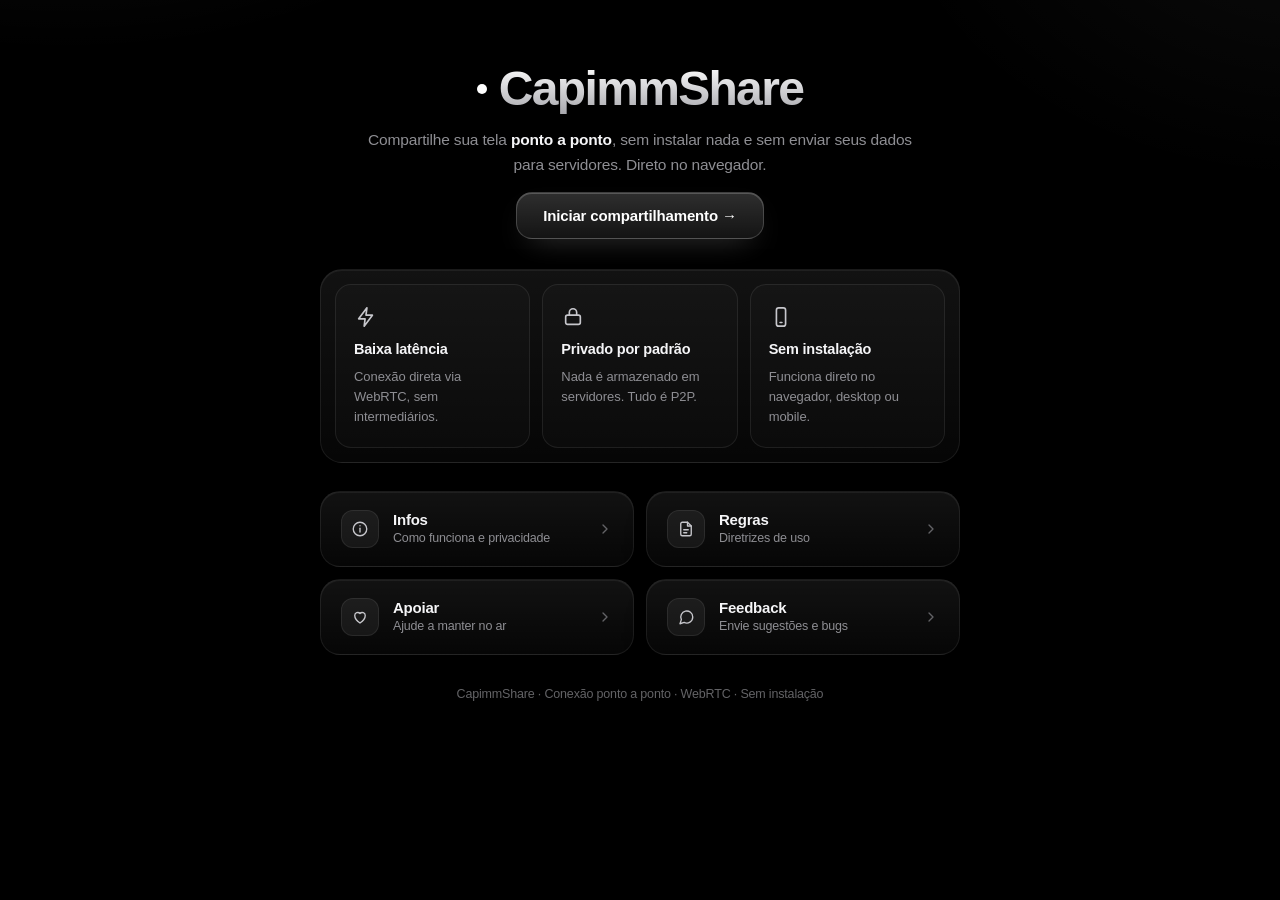
<file: index.html>
<!DOCTYPE html>
<html lang="pt-BR">
<head>
<meta charset="UTF-8">
<meta name="viewport" content="width=device-width, initial-scale=1.0, viewport-fit=cover">
<title>CapimmShare — Compartilhamento P2P</title>
<style>
  *,*::before,*::after{box-sizing:border-box;margin:0;padding:0}
  :root{
    --white:#fff;--text:#f5f5f7;--muted:#8e8e93;--dim:#636366;
    --stroke:rgba(255,255,255,0.08);--stroke-strong:rgba(255,255,255,0.16);
    --ease-out:cubic-bezier(0.16,1,0.3,1);
    --ease-spring:cubic-bezier(0.34,1.56,0.64,1);
    --ease-apple:cubic-bezier(0.32,0.72,0,1);
    --ease-smooth:cubic-bezier(0.4,0,0.2,1);
  }
  html,body{height:100%}
  body{
    font-family:-apple-system,BlinkMacSystemFont,'SF Pro Display','Inter','Segoe UI',Roboto,sans-serif;
    color:var(--text);background:#000;min-height:100dvh;
    -webkit-font-smoothing:antialiased;-moz-osx-font-smoothing:grayscale;
    letter-spacing:-0.011em;overflow-x:hidden;position:relative;
  }
  body::before{
    content:'';position:fixed;inset:-20%;pointer-events:none;z-index:0;
    background:
      radial-gradient(900px 620px at 18% -12%, rgba(255,255,255,0.09), transparent 62%),
      radial-gradient(760px 540px at 88% 4%, rgba(255,255,255,0.05), transparent 58%),
      radial-gradient(900px 700px at 50% 118%, rgba(255,255,255,0.035), transparent 60%);
    animation:ambient 24s var(--ease-smooth) infinite alternate;
  }
  @keyframes ambient{
    0%{transform:translate3d(0,0,0) scale(1);opacity:1}
    100%{transform:translate3d(0,-2.5%,0) scale(1.05);opacity:.85}
  }
  .page{
    position:relative;z-index:1;min-height:100dvh;
    display:flex;flex-direction:column;align-items:center;
    padding:64px 20px 48px;gap:22px;
    max-width:680px;margin:0 auto;width:100%;
  }
  .page > *{animation:rise .9s var(--ease-out) both}
  .page > *:nth-child(1){animation-delay:.05s}
  .page > *:nth-child(2){animation-delay:.15s}
  .page > *:nth-child(3){animation-delay:.25s}
  .page > *:nth-child(4){animation-delay:.35s}
  .page > *:nth-child(5){animation-delay:.45s}
  @keyframes rise{from{opacity:0;transform:translateY(16px)}to{opacity:1;transform:translateY(0)}}

  .hero{text-align:center;display:flex;flex-direction:column;gap:14px;max-width:560px;margin:0 auto 8px}
  .hero h1{
    font-size:clamp(30px,6vw,48px);font-weight:700;letter-spacing:-0.035em;line-height:1.05;
    display:flex;align-items:center;justify-content:center;gap:12px;
    background:linear-gradient(180deg,#fff 0%,#a8a8ad 100%);
    -webkit-background-clip:text;background-clip:text;-webkit-text-fill-color:transparent;color:transparent;
  }
  .hero h1 .dot{width:10px;height:10px;border-radius:50%;background:var(--white);flex:none;
    animation:glowPulse 2.6s var(--ease-smooth) infinite}
  @keyframes glowPulse{
    0%{box-shadow:0 0 0 0 rgba(255,255,255,0.35)}
    70%{box-shadow:0 0 0 14px rgba(255,255,255,0)}
    100%{box-shadow:0 0 0 0 rgba(255,255,255,0)}
  }
  .hero p{color:var(--muted);font-size:15.5px;line-height:1.6}
  .hero p strong{color:var(--text);font-weight:600}

  .cta-btn{
    display:inline-flex;align-items:center;justify-content:center;gap:8px;
    padding:14px 26px;border-radius:16px;border:1px solid rgba(255,255,255,0.18);
    background:linear-gradient(180deg, rgba(255,255,255,0.18) 0%, rgba(255,255,255,0.08) 100%);
    color:var(--white);font-size:15px;font-weight:600;text-decoration:none;
    letter-spacing:-0.01em;align-self:center;
    box-shadow:
      0 1px 0 0 rgba(255,255,255,0.2) inset,
      0 12px 30px -14px rgba(255,255,255,0.25);
    transition:transform .35s var(--ease-spring), box-shadow .3s var(--ease-out);
  }
  .cta-btn:hover{transform:translateY(-2px);box-shadow:0 1px 0 0 rgba(255,255,255,0.25) inset, 0 16px 36px -14px rgba(255,255,255,0.35)}
  .cta-btn:active{transform:scale(0.97)}

  /* ---------- Glass card base ---------- */
  .glass-card{
    width:100%;
    background:linear-gradient(180deg, rgba(255,255,255,0.07) 0%, rgba(255,255,255,0.025) 100%);
    border:1px solid var(--stroke);border-radius:22px;
    backdrop-filter:blur(40px) saturate(140%);
    -webkit-backdrop-filter:blur(40px) saturate(140%);
    box-shadow:
      0 1px 0 0 rgba(255,255,255,0.06) inset,
      0 30px 70px -34px rgba(0,0,0,0.95),
      0 10px 30px -18px rgba(0,0,0,0.8);
  }

  /* ---------- Features (Baixa latência / Privado / Sem instalação) ---------- */
  .features-card{
    padding:14px;
    display:grid;
    grid-template-columns:repeat(3, 1fr);
    gap:12px;
  }
  @media (max-width:640px){
    .features-card{
      grid-template-columns:1fr;
    }
  }

  .feature{
    padding:20px 18px;
    border-radius:16px;
    background:rgba(255,255,255,0.02);
    border:1px solid var(--stroke);
    display:flex;flex-direction:column;gap:10px;
    transition:
      background .35s var(--ease-out),
      border-color .35s var(--ease-out),
      transform .5s var(--ease-apple);
  }
  .feature:hover{
    background:rgba(255,255,255,0.05);
    border-color:var(--stroke-strong);
    transform:translateY(-2px);
  }

  .feature-icon{
    width:24px;height:24px;
    color:#c7c7cc;
    display:flex;align-items:center;justify-content:center;
    transition:color .3s var(--ease-out), transform .5s var(--ease-spring);
  }
  .feature:hover .feature-icon{
    color:#fff;
    transform:scale(1.08);
  }
  .feature-icon svg{width:22px;height:22px;display:block}

  .feature h3{
    font-size:14.5px;font-weight:600;
    letter-spacing:-0.015em;color:var(--text);
    margin-top:2px;
  }
  .feature p{
    font-size:13px;line-height:1.55;
    color:var(--muted);letter-spacing:-0.005em;
  }

  /* ---------- 4 cards-botão ---------- */
  .links-grid{
    width:100%;
    display:grid;
    grid-template-columns:repeat(2, 1fr);
    gap:12px;
    margin-top:6px;
  }
  @media (max-width:480px){
    .links-grid{ grid-template-columns:1fr; }
  }

  .link-card{
    position:relative;
    display:flex;
    align-items:center;
    gap:14px;
    padding:18px 20px;
    border-radius:20px;
    text-decoration:none;
    color:var(--text);

    background:linear-gradient(180deg, rgba(255,255,255,0.07) 0%, rgba(255,255,255,0.025) 100%);
    border:1px solid var(--stroke);
    backdrop-filter:blur(40px) saturate(140%);
    -webkit-backdrop-filter:blur(40px) saturate(140%);
    box-shadow:
      0 1px 0 0 rgba(255,255,255,0.06) inset,
      0 20px 50px -30px rgba(0,0,0,0.95);

    transition:
      transform .5s var(--ease-apple),
      background .35s var(--ease-out),
      border-color .35s var(--ease-out),
      box-shadow .45s var(--ease-out);
  }
  .link-card:hover{
    transform:translateY(-3px);
    background:linear-gradient(180deg, rgba(255,255,255,0.12) 0%, rgba(255,255,255,0.05) 100%);
    border-color:var(--stroke-strong);
    box-shadow:
      0 1px 0 0 rgba(255,255,255,0.1) inset,
      0 24px 60px -30px rgba(0,0,0,0.95),
      0 0 0 1px rgba(255,255,255,0.05);
  }
  .link-card:active{ transform:scale(0.985); }

  .link-card__icon{
    flex:none;
    width:38px;height:38px;
    border-radius:12px;
    background:rgba(255,255,255,0.06);
    border:1px solid var(--stroke);
    display:flex;align-items:center;justify-content:center;
    color:#c7c7cc;
    transition:background .35s var(--ease-out), color .35s var(--ease-out), transform .5s var(--ease-spring);
  }
  .link-card:hover .link-card__icon{
    background:rgba(255,255,255,0.14);
    color:#fff;
    transform:rotate(-6deg) scale(1.06);
  }
  .link-card__icon svg{ width:18px; height:18px; display:block; }

  .link-card__body{ display:flex; flex-direction:column; gap:2px; min-width:0; }
  .link-card__title{ font-size:15px; font-weight:600; letter-spacing:-0.015em; }
  .link-card__desc{ font-size:12.5px; color:var(--muted); line-height:1.4; }

  .link-card__arrow{
    margin-left:auto;
    color:var(--dim);
    transition:transform .45s var(--ease-apple), color .3s var(--ease-out);
  }
  .link-card:hover .link-card__arrow{
    transform:translateX(3px);
    color:#fff;
  }
  .link-card__arrow svg{ width:16px; height:16px; display:block; }

  .footer-note{font-size:12.5px;color:var(--dim);text-align:center;line-height:1.5;margin-top:8px}
</style>
</head>
<body>
  <main class="page">
    <header class="hero">
      <h1><span class="dot"></span>CapimmShare</h1>
      <p>Compartilhe sua tela <strong>ponto a ponto</strong>, sem instalar nada e sem enviar seus dados para servidores. Direto no navegador.</p>
      <a href="#" class="cta-btn">Iniciar compartilhamento →</a>
    </header>

    <!-- FEATURES -->
    <section class="glass-card features-card">
      <div class="feature">
        <div class="feature-icon">
          <svg viewBox="0 0 24 24" fill="none" stroke="currentColor" stroke-width="1.8" stroke-linecap="round" stroke-linejoin="round"><path d="M13 2 4 14h7l-1 8 9-12h-7z"/></svg>
        </div>
        <h3>Baixa latência</h3>
        <p>Conexão direta via WebRTC, sem intermediários.</p>
      </div>

      <div class="feature">
        <div class="feature-icon">
          <svg viewBox="0 0 24 24" fill="none" stroke="currentColor" stroke-width="1.8" stroke-linecap="round" stroke-linejoin="round"><rect x="4" y="10" width="16" height="10" rx="2"/><path d="M8 10V7a4 4 0 1 1 8 0v3"/></svg>
        </div>
        <h3>Privado por padrão</h3>
        <p>Nada é armazenado em servidores. Tudo é P2P.</p>
      </div>

      <div class="feature">
        <div class="feature-icon">
          <svg viewBox="0 0 24 24" fill="none" stroke="currentColor" stroke-width="1.8" stroke-linecap="round" stroke-linejoin="round"><rect x="7" y="2" width="10" height="20" rx="2.5"/><path d="M11 18h2"/></svg>
        </div>
        <h3>Sem instalação</h3>
        <p>Funciona direto no navegador, desktop ou mobile.</p>
      </div>
    </section>

    <!-- 4 CARDS-BOTÃO -->
    <nav class="links-grid" aria-label="Atalhos">
      <a class="link-card" href="infos.html">
        <span class="link-card__icon">
          <svg viewBox="0 0 24 24" fill="none" stroke="currentColor" stroke-width="1.8" stroke-linecap="round" stroke-linejoin="round"><circle cx="12" cy="12" r="9"/><path d="M12 11v5"/><circle cx="12" cy="7.6" r="0.9" fill="currentColor" stroke="none"/></svg>
        </span>
        <span class="link-card__body">
          <span class="link-card__title">Infos</span>
          <span class="link-card__desc">Como funciona e privacidade</span>
        </span>
        <span class="link-card__arrow">
          <svg viewBox="0 0 24 24" fill="none" stroke="currentColor" stroke-width="2" stroke-linecap="round" stroke-linejoin="round"><path d="M9 6l6 6-6 6"/></svg>
        </span>
      </a>

      <a class="link-card" href="regras.html">
        <span class="link-card__icon">
          <svg viewBox="0 0 24 24" fill="none" stroke="currentColor" stroke-width="1.8" stroke-linecap="round" stroke-linejoin="round"><path d="M14 3H7a2 2 0 0 0-2 2v14a2 2 0 0 0 2 2h10a2 2 0 0 0 2-2V8z"/><path d="M14 3v5h5"/><path d="M9 13h6M9 17h4"/></svg>
        </span>
        <span class="link-card__body">
          <span class="link-card__title">Regras</span>
          <span class="link-card__desc">Diretrizes de uso</span>
        </span>
        <span class="link-card__arrow">
          <svg viewBox="0 0 24 24" fill="none" stroke="currentColor" stroke-width="2" stroke-linecap="round" stroke-linejoin="round"><path d="M9 6l6 6-6 6"/></svg>
        </span>
      </a>

      <a class="link-card" href="apoiar.html">
        <span class="link-card__icon">
          <svg viewBox="0 0 24 24" fill="none" stroke="currentColor" stroke-width="1.8" stroke-linecap="round" stroke-linejoin="round"><path d="M12 20s-7-4.5-7-10a4 4 0 0 1 7-2.6A4 4 0 0 1 19 10c0 5.5-7 10-7 10z"/></svg>
        </span>
        <span class="link-card__body">
          <span class="link-card__title">Apoiar</span>
          <span class="link-card__desc">Ajude a manter no ar</span>
        </span>
        <span class="link-card__arrow">
          <svg viewBox="0 0 24 24" fill="none" stroke="currentColor" stroke-width="2" stroke-linecap="round" stroke-linejoin="round"><path d="M9 6l6 6-6 6"/></svg>
        </span>
      </a>

      <a class="link-card" href="feedback.html">
        <span class="link-card__icon">
          <svg viewBox="0 0 24 24" fill="none" stroke="currentColor" stroke-width="1.8" stroke-linecap="round" stroke-linejoin="round"><path d="M21 12a8 8 0 0 1-11.5 7.2L4 21l1.8-5.5A8 8 0 1 1 21 12z"/></svg>
        </span>
        <span class="link-card__body">
          <span class="link-card__title">Feedback</span>
          <span class="link-card__desc">Envie sugestões e bugs</span>
        </span>
        <span class="link-card__arrow">
          <svg viewBox="0 0 24 24" fill="none" stroke="currentColor" stroke-width="2" stroke-linecap="round" stroke-linejoin="round"><path d="M9 6l6 6-6 6"/></svg>
        </span>
      </a>
    </nav>

    <p class="footer-note">CapimmShare · Conexão ponto a ponto · WebRTC · Sem instalação</p>
  </main>
</body>
</html>
</file>
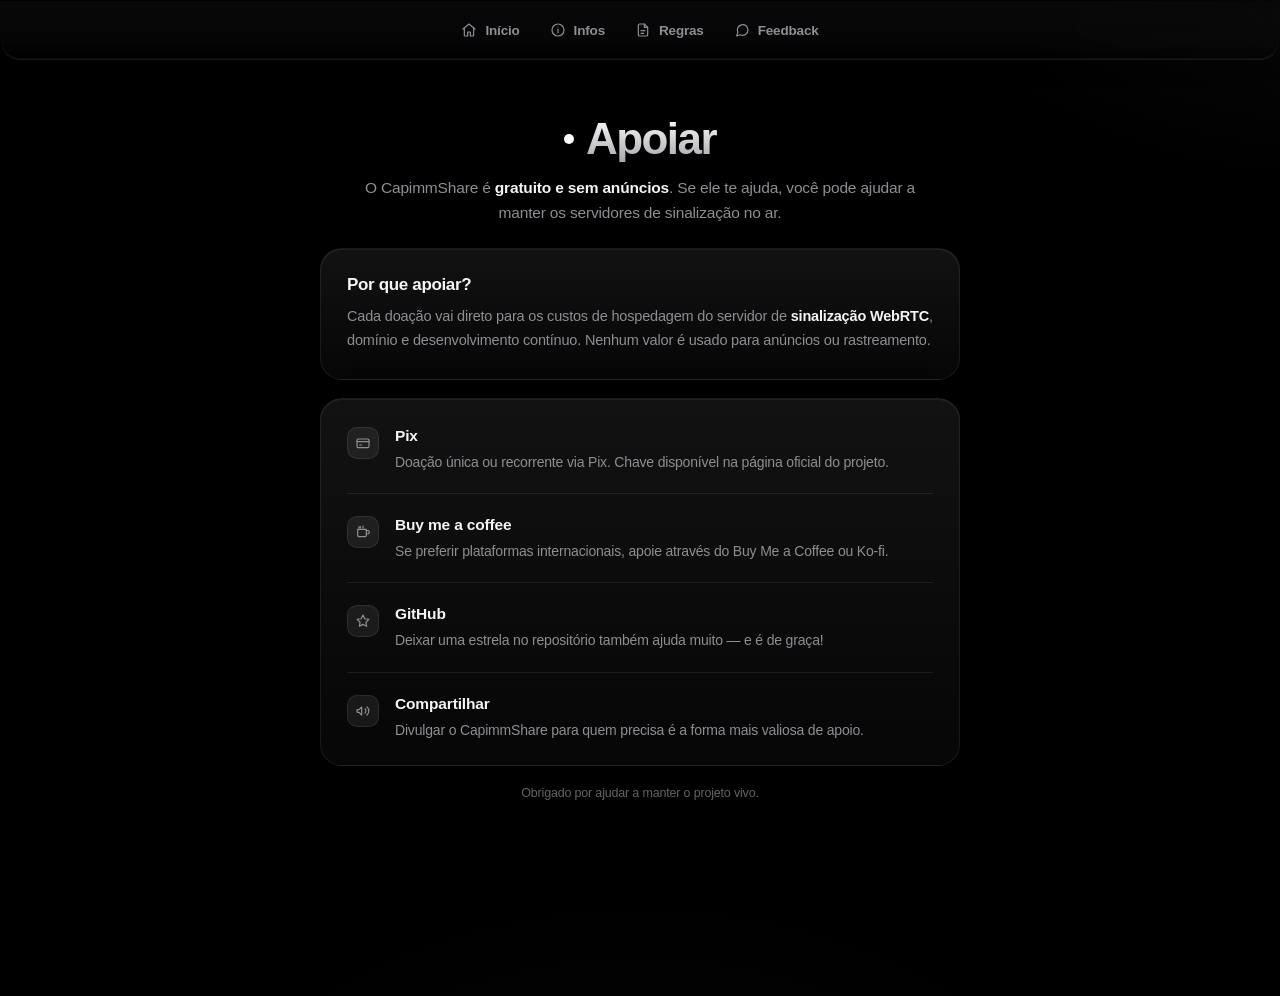
<file: apoiar.html>
<!DOCTYPE html>
<html lang="pt-BR">
<head>
<meta charset="UTF-8">
<meta name="viewport" content="width=device-width, initial-scale=1.0, viewport-fit=cover">
<title>CapimmShare — Apoiar o projeto</title>
<style>
  *,*::before,*::after{box-sizing:border-box;margin:0;padding:0}
  :root{
    --white:#fff;--text:#f5f5f7;--muted:#8e8e93;--dim:#636366;
    --stroke:rgba(255,255,255,0.08);
    --ease-out:cubic-bezier(0.16,1,0.3,1);
    --ease-apple:cubic-bezier(0.32,0.72,0,1);
    --ease-smooth:cubic-bezier(0.4,0,0.2,1);
  }
  html,body{height:100%}
  body{
    font-family:-apple-system,BlinkMacSystemFont,'SF Pro Display','Inter','Segoe UI',Roboto,sans-serif;
    color:var(--text);background:#000;min-height:100dvh;
    -webkit-font-smoothing:antialiased;-moz-osx-font-smoothing:grayscale;
    letter-spacing:-0.011em;overflow-x:hidden;position:relative;
  }
  body::before{
    content:'';position:fixed;inset:-20%;pointer-events:none;z-index:0;
    background:
      radial-gradient(900px 620px at 18% -12%, rgba(255,255,255,0.09), transparent 62%),
      radial-gradient(760px 540px at 88% 4%, rgba(255,255,255,0.05), transparent 58%),
      radial-gradient(900px 700px at 50% 118%, rgba(255,255,255,0.035), transparent 60%);
    animation:ambient 24s var(--ease-smooth) infinite alternate;
  }
  @keyframes ambient{
    0%{transform:translate3d(0,0,0) scale(1);opacity:1}
    100%{transform:translate3d(0,-2.5%,0) scale(1.05);opacity:.85}
  }
  .page{
    position:relative;z-index:1;min-height:100dvh;
    display:flex;flex-direction:column;align-items:center;
    padding:20px 20px 48px;gap:18px;
    max-width:680px;margin:0 auto;width:100%;
  }
  .page > *{animation:rise .9s var(--ease-out) both}
  .page > *:nth-child(1){animation-delay:.05s}
  .page > *:nth-child(2){animation-delay:.15s}
  .page > *:nth-child(3){animation-delay:.25s}
  .page > *:nth-child(4){animation-delay:.35s}
  @keyframes rise{from{opacity:0;transform:translateY(16px)}to{opacity:1;transform:translateY(0)}}

  .hero{text-align:center;display:flex;flex-direction:column;gap:14px;max-width:560px;margin:0 auto 4px}
  .hero h1{
    font-size:clamp(28px,5vw,44px);font-weight:700;letter-spacing:-0.035em;line-height:1.05;
    display:flex;align-items:center;justify-content:center;gap:12px;
    background:linear-gradient(180deg,#fff 0%,#a8a8ad 100%);
    -webkit-background-clip:text;background-clip:text;-webkit-text-fill-color:transparent;color:transparent;
  }
  .hero h1 .dot{width:10px;height:10px;border-radius:50%;background:var(--white);flex:none;
    animation:glowPulse 2.6s var(--ease-smooth) infinite}
  @keyframes glowPulse{
    0%{box-shadow:0 0 0 0 rgba(255,255,255,0.35)}
    70%{box-shadow:0 0 0 14px rgba(255,255,255,0)}
    100%{box-shadow:0 0 0 0 rgba(255,255,255,0)}
  }
  .hero p{color:var(--muted);font-size:15.5px;line-height:1.6}
  .hero p strong{color:var(--text);font-weight:600}

  .glass-card{
    width:100%;
    background:linear-gradient(180deg, rgba(255,255,255,0.07) 0%, rgba(255,255,255,0.025) 100%);
    border:1px solid var(--stroke);border-radius:22px;
    backdrop-filter:blur(40px) saturate(140%);
    -webkit-backdrop-filter:blur(40px) saturate(140%);
    box-shadow:
      0 1px 0 0 rgba(255,255,255,0.06) inset,
      0 30px 70px -34px rgba(0,0,0,0.95),
      0 10px 30px -18px rgba(0,0,0,0.8);
  }
  .info-card{padding:26px;display:flex;flex-direction:column;gap:10px}
  .info-card h2{font-size:17px;font-weight:600;letter-spacing:-0.02em}
  .info-card p{font-size:14.5px;line-height:1.65;color:var(--muted)}
  .info-card p strong{color:var(--text);font-weight:600}

  .rules-card{padding:28px 26px 24px;display:flex;flex-direction:column;gap:22px}
  .rule-item{
    display:flex;gap:16px;align-items:flex-start;
    padding-bottom:20px;border-bottom:1px solid var(--stroke);
    transition:transform .4s var(--ease-apple);
  }
  .rule-item:last-child{border-bottom:none;padding-bottom:0}
  .rule-item:hover{transform:translateX(4px)}
  .rule-icon{
    flex:none;width:32px;height:32px;border-radius:10px;
    background:rgba(255,255,255,0.07);border:1px solid var(--stroke);
    display:flex;align-items:center;justify-content:center;color:var(--muted);
    transition:background .3s var(--ease-out), color .3s var(--ease-out);
  }
  .rule-item:hover .rule-icon{background:rgba(255,255,255,0.12);color:var(--white)}
  .rule-icon svg{width:16px;height:16px;display:block}
  .rule-content{display:flex;flex-direction:column;gap:6px}
  .rule-content h3{font-size:15.5px;font-weight:600;letter-spacing:-0.01em}
  .rule-content p{font-size:14px;line-height:1.6;color:var(--muted)}

  .footer-note{font-size:12.5px;color:var(--dim);text-align:center;line-height:1.5}
</style>
</head>
<body>
  <main class="page">
    <header class="hero">
      <h1><span class="dot"></span>Apoiar</h1>
      <p>O CapimmShare é <strong>gratuito e sem anúncios</strong>. Se ele te ajuda, você pode ajudar a manter os servidores de sinalização no ar.</p>
    </header>

    <section class="glass-card info-card">
      <h2>Por que apoiar?</h2>
      <p>Cada doação vai direto para os custos de hospedagem do servidor de <strong>sinalização WebRTC</strong>, domínio e desenvolvimento contínuo. Nenhum valor é usado para anúncios ou rastreamento.</p>
    </section>

    <section class="glass-card rules-card">
      <div class="rule-item">
        <div class="rule-icon"><svg viewBox="0 0 24 24" fill="none" stroke="currentColor" stroke-width="1.8" stroke-linecap="round" stroke-linejoin="round"><rect x="3" y="6" width="18" height="13" rx="2"/><path d="M3 10h18M7 15h3"/></svg></div>
        <div class="rule-content">
          <h3>Pix</h3>
          <p>Doação única ou recorrente via Pix. Chave disponível na página oficial do projeto.</p>
        </div>
      </div>
      <div class="rule-item">
        <div class="rule-icon"><svg viewBox="0 0 24 24" fill="none" stroke="currentColor" stroke-width="1.8" stroke-linecap="round" stroke-linejoin="round"><path d="M4 8h13v9a2 2 0 0 1-2 2H6a2 2 0 0 1-2-2z"/><path d="M17 10h2a2 2 0 0 1 0 5h-2"/><path d="M8 4v2M12 3v3M6 4v2"/></svg></div>
        <div class="rule-content">
          <h3>Buy me a coffee</h3>
          <p>Se preferir plataformas internacionais, apoie através do Buy Me a Coffee ou Ko-fi.</p>
        </div>
      </div>
      <div class="rule-item">
        <div class="rule-icon"><svg viewBox="0 0 24 24" fill="none" stroke="currentColor" stroke-width="1.8" stroke-linecap="round" stroke-linejoin="round"><path d="m12 3 2.7 5.6 6.1.9-4.4 4.3 1 6.2-5.4-2.9-5.4 2.9 1-6.2L3.2 9.5l6.1-.9z"/></svg></div>
        <div class="rule-content">
          <h3>GitHub</h3>
          <p>Deixar uma estrela no repositório também ajuda muito — e é de graça!</p>
        </div>
      </div>
      <div class="rule-item">
        <div class="rule-icon"><svg viewBox="0 0 24 24" fill="none" stroke="currentColor" stroke-width="1.8" stroke-linecap="round" stroke-linejoin="round"><path d="M3 11v2a1 1 0 0 0 1 1h2l4 4V6L6 10H4a1 1 0 0 0-1 1z"/><path d="M15 9a4 4 0 0 1 0 6"/><path d="M18 6a8 8 0 0 1 0 12"/></svg></div>
        <div class="rule-content">
          <h3>Compartilhar</h3>
          <p>Divulgar o CapimmShare para quem precisa é a forma mais valiosa de apoio.</p>
        </div>
      </div>
    </section>

    <p class="footer-note">Obrigado por ajudar a manter o projeto vivo.</p>
  </main>

  <script src="navbar.js" defer></script>
</body>
</html>
</file>
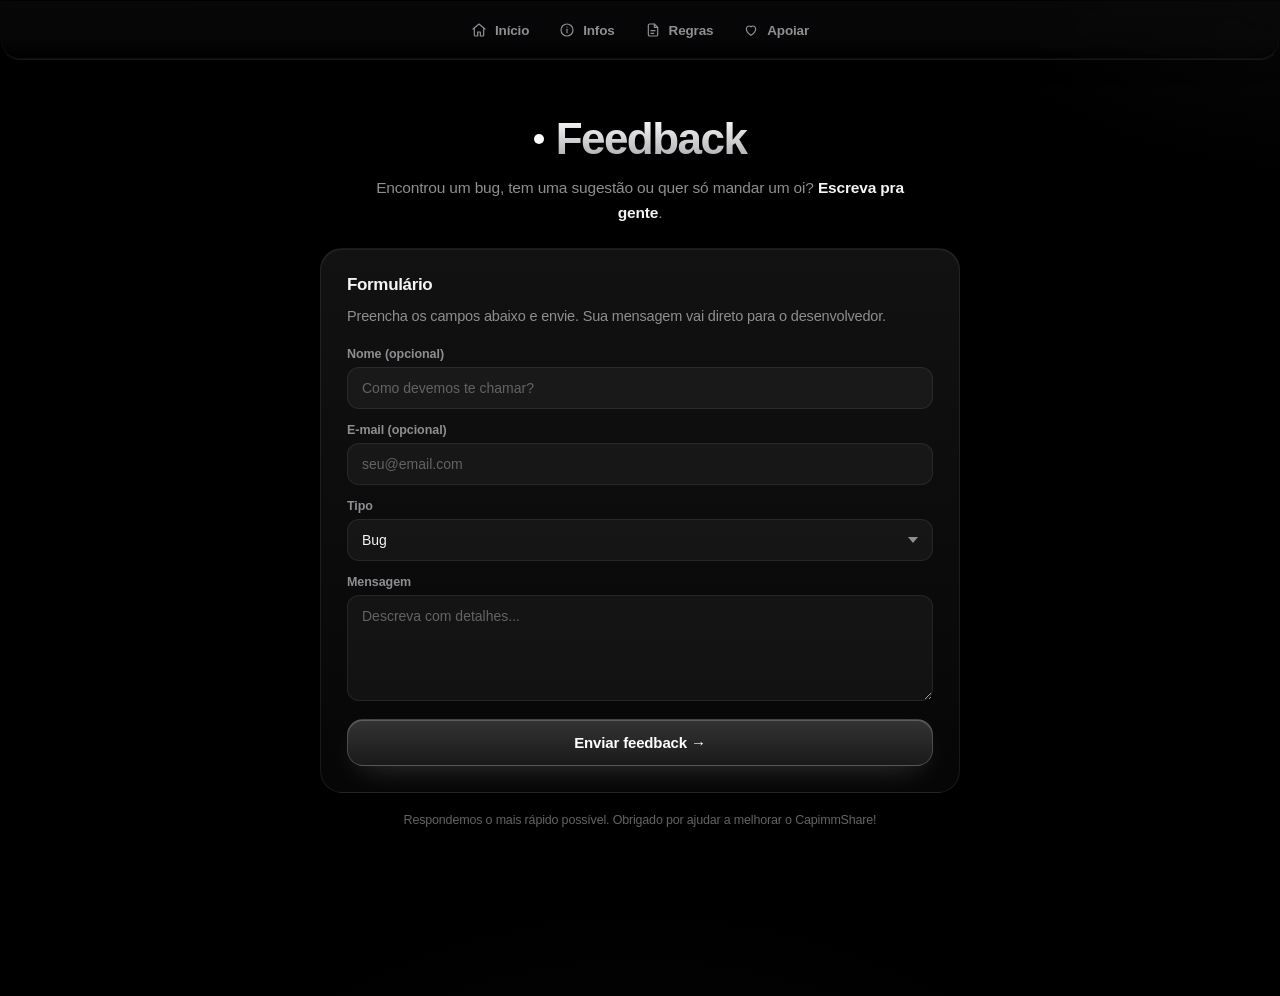
<file: feedback.html>
<!DOCTYPE html>
<html lang="pt-BR">
<head>
<meta charset="UTF-8">
<meta name="viewport" content="width=device-width, initial-scale=1.0, viewport-fit=cover">
<title>CapimmShare — Feedback</title>
<style>
  *,*::before,*::after{box-sizing:border-box;margin:0;padding:0}
  :root{
    --white:#fff;--text:#f5f5f7;--muted:#8e8e93;--dim:#636366;
    --stroke:rgba(255,255,255,0.08);--stroke-strong:rgba(255,255,255,0.16);
    --ease-out:cubic-bezier(0.16,1,0.3,1);
    --ease-spring:cubic-bezier(0.34,1.56,0.64,1);
    --ease-apple:cubic-bezier(0.32,0.72,0,1);
    --ease-smooth:cubic-bezier(0.4,0,0.2,1);
  }
  html,body{height:100%}
  body{
    font-family:-apple-system,BlinkMacSystemFont,'SF Pro Display','Inter','Segoe UI',Roboto,sans-serif;
    color:var(--text);background:#000;min-height:100dvh;
    -webkit-font-smoothing:antialiased;-moz-osx-font-smoothing:grayscale;
    letter-spacing:-0.011em;overflow-x:hidden;position:relative;
  }
  body::before{
    content:'';position:fixed;inset:-20%;pointer-events:none;z-index:0;
    background:
      radial-gradient(900px 620px at 18% -12%, rgba(255,255,255,0.09), transparent 62%),
      radial-gradient(760px 540px at 88% 4%, rgba(255,255,255,0.05), transparent 58%),
      radial-gradient(900px 700px at 50% 118%, rgba(255,255,255,0.035), transparent 60%);
    animation:ambient 24s var(--ease-smooth) infinite alternate;
  }
  @keyframes ambient{
    0%{transform:translate3d(0,0,0) scale(1);opacity:1}
    100%{transform:translate3d(0,-2.5%,0) scale(1.05);opacity:.85}
  }
  .page{
    position:relative;z-index:1;min-height:100dvh;
    display:flex;flex-direction:column;align-items:center;
    padding:20px 20px 48px;gap:18px;
    max-width:680px;margin:0 auto;width:100%;
  }
  .page > *{animation:rise .9s var(--ease-out) both}
  .page > *:nth-child(1){animation-delay:.05s}
  .page > *:nth-child(2){animation-delay:.15s}
  .page > *:nth-child(3){animation-delay:.25s}
  @keyframes rise{from{opacity:0;transform:translateY(16px)}to{opacity:1;transform:translateY(0)}}

  .hero{text-align:center;display:flex;flex-direction:column;gap:14px;max-width:560px;margin:0 auto 4px}
  .hero h1{
    font-size:clamp(28px,5vw,44px);font-weight:700;letter-spacing:-0.035em;line-height:1.05;
    display:flex;align-items:center;justify-content:center;gap:12px;
    background:linear-gradient(180deg,#fff 0%,#a8a8ad 100%);
    -webkit-background-clip:text;background-clip:text;-webkit-text-fill-color:transparent;color:transparent;
  }
  .hero h1 .dot{width:10px;height:10px;border-radius:50%;background:var(--white);flex:none;
    animation:glowPulse 2.6s var(--ease-smooth) infinite}
  @keyframes glowPulse{
    0%{box-shadow:0 0 0 0 rgba(255,255,255,0.35)}
    70%{box-shadow:0 0 0 14px rgba(255,255,255,0)}
    100%{box-shadow:0 0 0 0 rgba(255,255,255,0)}
  }
  .hero p{color:var(--muted);font-size:15.5px;line-height:1.6}
  .hero p strong{color:var(--text);font-weight:600}

  .glass-card{
    width:100%;
    background:linear-gradient(180deg, rgba(255,255,255,0.07) 0%, rgba(255,255,255,0.025) 100%);
    border:1px solid var(--stroke);border-radius:22px;
    backdrop-filter:blur(40px) saturate(140%);
    -webkit-backdrop-filter:blur(40px) saturate(140%);
    box-shadow:
      0 1px 0 0 rgba(255,255,255,0.06) inset,
      0 30px 70px -34px rgba(0,0,0,0.95),
      0 10px 30px -18px rgba(0,0,0,0.8);
  }
  .info-card{padding:26px;display:flex;flex-direction:column;gap:10px;position:relative;overflow:hidden}
  .info-card h2{font-size:17px;font-weight:600;letter-spacing:-0.02em}
  .info-card p{font-size:14.5px;line-height:1.65;color:var(--muted)}
  .info-card p strong{color:var(--text);font-weight:600}

  .feedback-form{display:flex;flex-direction:column;gap:14px;margin-top:8px;
    transition:opacity .5s var(--ease-out), transform .5s var(--ease-out), filter .5s var(--ease-out);}
  .feedback-form.is-sending{opacity:.55;pointer-events:none;filter:blur(1px)}
  .feedback-form.is-hidden{opacity:0;transform:translateY(-8px);pointer-events:none;position:absolute;inset:0;visibility:hidden}

  .feedback-form label{display:flex;flex-direction:column;gap:6px}
  .feedback-form label span{font-size:12.5px;font-weight:600;color:var(--muted);letter-spacing:-0.005em}

  .feedback-form input,
  .feedback-form select,
  .feedback-form textarea{
    font-family:inherit;font-size:14px;color:var(--text);
    padding:12px 14px;border-radius:12px;
    background:rgba(255,255,255,0.045);
    border:1px solid var(--stroke);
    outline:none;resize:vertical;
    transition:background .25s var(--ease-out), border-color .25s var(--ease-out);
    -webkit-appearance:none;appearance:none;
    width:100%;
  }
  .feedback-form input::placeholder,
  .feedback-form textarea::placeholder{color:var(--dim)}
  .feedback-form input:focus,
  .feedback-form select:focus,
  .feedback-form textarea:focus{
    background:rgba(255,255,255,0.08);
    border-color:var(--stroke-strong);
  }
  .feedback-form select{
    background-image:url("data:image/svg+xml,%3Csvg xmlns='http://www.w3.org/2000/svg' width='10' height='6' viewBox='0 0 10 6'%3E%3Cpath fill='%238e8e93' d='M0 0l5 6 5-6z'/%3E%3C/svg%3E");
    background-repeat:no-repeat;background-position:right 14px center;
    padding-right:36px;
  }
  .feedback-form option{background:#1c1c1e;color:#f5f5f7}

  .cta-btn{
    display:inline-flex;align-items:center;justify-content:center;gap:8px;
    padding:14px 26px;border-radius:16px;border:1px solid rgba(255,255,255,0.18);
    background:linear-gradient(180deg, rgba(255,255,255,0.18) 0%, rgba(255,255,255,0.08) 100%);
    color:var(--white);font-size:15px;font-weight:600;cursor:pointer;
    letter-spacing:-0.01em;margin-top:4px;
    box-shadow:
      0 1px 0 0 rgba(255,255,255,0.2) inset,
      0 12px 30px -14px rgba(255,255,255,0.25);
    transition:transform .35s var(--ease-spring), box-shadow .3s var(--ease-out), opacity .3s var(--ease-out);
  }
  .cta-btn:hover{transform:translateY(-2px);box-shadow:0 1px 0 0 rgba(255,255,255,0.25) inset, 0 16px 36px -14px rgba(255,255,255,0.35)}
  .cta-btn:active{transform:scale(0.97)}
  .cta-btn:disabled{opacity:.55;cursor:wait;transform:none}

  .cta-btn .spinner{
    width:14px;height:14px;border-radius:50%;
    border:2px solid rgba(255,255,255,0.35);
    border-top-color:#fff;
    animation:spin .7s linear infinite;
    display:none;
  }
  .cta-btn.is-loading .spinner{display:inline-block}
  @keyframes spin{to{transform:rotate(360deg)}}

  /* Mensagens de status */
  .form-msg{
    display:flex;align-items:center;gap:10px;
    padding:14px 16px;border-radius:14px;font-size:14px;line-height:1.5;
    border:1px solid var(--stroke);
    background:rgba(255,255,255,0.05);
    animation:msgIn .55s var(--ease-apple) both;
  }
  .form-msg svg{width:18px;height:18px;flex:none}
  .form-msg.success{color:#b8f5c8;border-color:rgba(120,255,170,0.28);background:rgba(120,255,170,0.08)}
  .form-msg.success svg{color:#7cf2a4}
  .form-msg.error{color:#ffc4c4;border-color:rgba(255,140,140,0.28);background:rgba(255,140,140,0.08)}
  .form-msg.error svg{color:#ff8c8c}
  @keyframes msgIn{
    from{opacity:0;transform:translateY(8px) scale(0.98)}
    to{opacity:1;transform:translateY(0) scale(1)}
  }

  .footer-note{font-size:12.5px;color:var(--dim);text-align:center;line-height:1.5}
</style>
</head>
<body>
  <main class="page">
    <header class="hero">
      <h1><span class="dot"></span>Feedback</h1>
      <p>Encontrou um bug, tem uma sugestão ou quer só mandar um oi? <strong>Escreva pra gente</strong>.</p>
    </header>

    <section class="glass-card info-card" id="form-card">
      <h2>Formulário</h2>
      <p>Preencha os campos abaixo e envie. Sua mensagem vai direto para o desenvolvedor.</p>

      <!--
        ⚠️ SUBSTITUA "SEU_FORM_ID" pelo ID que você criou em https://formspree.io
        É grátis, leva 1 minuto pra criar e recebe até 50 envios/mês.
      -->
      <form
        id="feedback-form"
        class="feedback-form"
        action="https://formspree.io/f/SEU_FORM_ID"
        method="POST"
        novalidate
      >
        <label>
          <span>Nome (opcional)</span>
          <input type="text" name="nome" placeholder="Como devemos te chamar?" autocomplete="name">
        </label>

        <label>
          <span>E-mail (opcional)</span>
          <input type="email" name="email" placeholder="seu@email.com" autocomplete="email">
        </label>

        <label>
          <span>Tipo</span>
          <select name="tipo">
            <option value="bug">Bug</option>
            <option value="sugestao">Sugestão</option>
            <option value="elogio">Elogio</option>
            <option value="outro">Outro</option>
          </select>
        </label>

        <label>
          <span>Mensagem</span>
          <textarea name="mensagem" rows="5" placeholder="Descreva com detalhes..." required></textarea>
        </label>

        <!-- Honeypot anti-spam (fica escondido) -->
        <input type="text" name="_gotcha" tabindex="-1" autocomplete="off"
               style="position:absolute;left:-9999px;opacity:0;pointer-events:none">

        <button type="submit" class="cta-btn" id="submit-btn">
          <span class="spinner" aria-hidden="true"></span>
          <span class="btn-label">Enviar feedback →</span>
        </button>
      </form>
    </section>

    <p class="footer-note">Respondemos o mais rápido possível. Obrigado por ajudar a melhorar o CapimmShare!</p>
  </main>

  <script src="navbar.js" defer></script>
  <script>
    (function () {
      const form = document.getElementById('feedback-form');
      const card = document.getElementById('form-card');
      const btn = document.getElementById('submit-btn');
      const label = btn.querySelector('.btn-label');

      form.addEventListener('submit', async (e) => {
        e.preventDefault();

        /* Validação simples */
        const mensagem = form.querySelector('[name="mensagem"]');
        if (!mensagem.value.trim()) {
          mensagem.focus();
          return;
        }
        const email = form.querySelector('[name="email"]');
        if (email.value && !/^[^\s@]+@[^\s@]+\.[^\s@]+$/.test(email.value)) {
          email.focus();
          return;
        }

        /* Estado loading */
        form.classList.add('is-sending');
        btn.disabled = true;
        btn.classList.add('is-loading');
        label.textContent = 'Enviando...';

        try {
          const data = new FormData(form);
          const res = await fetch(form.action, {
            method: 'POST',
            body: data,
            headers: { 'Accept': 'application/json' }
          });

          if (res.ok) {
            showMessage('success',
              'Mensagem enviada com sucesso! Obrigado pelo feedback.');
            form.reset();
          } else {
            throw new Error('fail');
          }
        } catch (err) {
          showMessage('error',
            'Não foi possível enviar agora. Tente de novo em instantes.');
        } finally {
          form.classList.remove('is-sending');
          btn.disabled = false;
          btn.classList.remove('is-loading');
          label.textContent = 'Enviar feedback →';
        }
      });

      function showMessage(type, text) {
        /* Remove mensagens anteriores */
        card.querySelectorAll('.form-msg').forEach(el => el.remove());

        const icon = type === 'success'
          ? '<svg viewBox="0 0 24 24" fill="none" stroke="currentColor" stroke-width="2.2" stroke-linecap="round" stroke-linejoin="round"><path d="M20 6L9 17l-5-5"/></svg>'
          : '<svg viewBox="0 0 24 24" fill="none" stroke="currentColor" stroke-width="2.2" stroke-linecap="round" stroke-linejoin="round"><circle cx="12" cy="12" r="9"/><path d="M12 8v5M12 16h.01"/></svg>';

        const msg = document.createElement('div');
        msg.className = 'form-msg ' + type;
        msg.innerHTML = icon + '<span>' + text + '</span>';

        form.style.transition = 'opacity .35s cubic-bezier(0.16,1,0.3,1), transform .35s cubic-bezier(0.16,1,0.3,1)';
        form.style.opacity = '0';
        form.style.transform = 'translateY(-6px)';

        setTimeout(() => {
          form.style.display = 'none';
          card.appendChild(msg);
        }, 320);
      }
    })();
  </script>
</body>
</html>
</file>
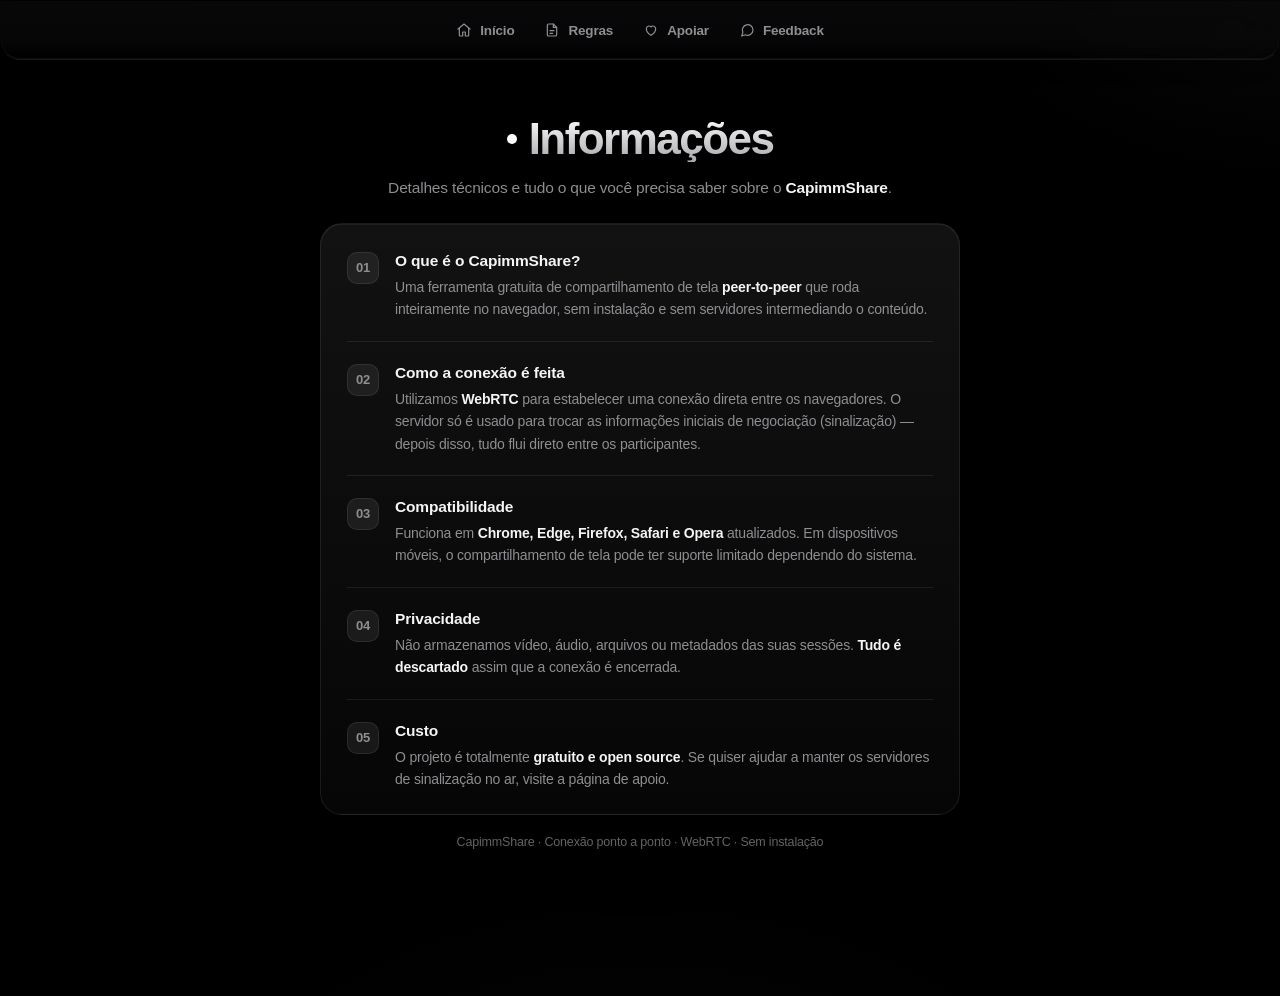
<file: infos.html>
<!DOCTYPE html>
<html lang="pt-BR">
<head>
<meta charset="UTF-8">
<meta name="viewport" content="width=device-width, initial-scale=1.0, viewport-fit=cover">
<title>CapimmShare — Informações</title>
<style>
  *,*::before,*::after{box-sizing:border-box;margin:0;padding:0}
  :root{
    --white:#fff;--text:#f5f5f7;--muted:#8e8e93;--dim:#636366;
    --stroke:rgba(255,255,255,0.08);
    --ease-out:cubic-bezier(0.16,1,0.3,1);
    --ease-apple:cubic-bezier(0.32,0.72,0,1);
    --ease-smooth:cubic-bezier(0.4,0,0.2,1);
  }
  html,body{height:100%}
  body{
    font-family:-apple-system,BlinkMacSystemFont,'SF Pro Display','Inter','Segoe UI',Roboto,sans-serif;
    color:var(--text);background:#000;min-height:100dvh;
    -webkit-font-smoothing:antialiased;-moz-osx-font-smoothing:grayscale;
    letter-spacing:-0.011em;overflow-x:hidden;position:relative;
  }
  body::before{
    content:'';position:fixed;inset:-20%;pointer-events:none;z-index:0;
    background:
      radial-gradient(900px 620px at 18% -12%, rgba(255,255,255,0.09), transparent 62%),
      radial-gradient(760px 540px at 88% 4%, rgba(255,255,255,0.05), transparent 58%),
      radial-gradient(900px 700px at 50% 118%, rgba(255,255,255,0.035), transparent 60%);
    animation:ambient 24s var(--ease-smooth) infinite alternate;
  }
  @keyframes ambient{
    0%{transform:translate3d(0,0,0) scale(1);opacity:1}
    100%{transform:translate3d(0,-2.5%,0) scale(1.05);opacity:.85}
  }
  .page{
    position:relative;z-index:1;min-height:100dvh;
    display:flex;flex-direction:column;align-items:center;
    padding:20px 20px 48px;gap:18px;
    max-width:680px;margin:0 auto;width:100%;
  }
  .page > *{animation:rise .9s var(--ease-out) both}
  .page > *:nth-child(1){animation-delay:.05s}
  .page > *:nth-child(2){animation-delay:.15s}
  .page > *:nth-child(3){animation-delay:.25s}
  @keyframes rise{from{opacity:0;transform:translateY(16px)}to{opacity:1;transform:translateY(0)}}

  .hero{text-align:center;display:flex;flex-direction:column;gap:14px;max-width:560px;margin:0 auto 4px}
  .hero h1{
    font-size:clamp(28px,5vw,44px);font-weight:700;letter-spacing:-0.035em;line-height:1.05;
    display:flex;align-items:center;justify-content:center;gap:12px;
    background:linear-gradient(180deg,#fff 0%,#a8a8ad 100%);
    -webkit-background-clip:text;background-clip:text;-webkit-text-fill-color:transparent;color:transparent;
  }
  .hero h1 .dot{width:10px;height:10px;border-radius:50%;background:var(--white);flex:none;
    animation:glowPulse 2.6s var(--ease-smooth) infinite}
  @keyframes glowPulse{
    0%{box-shadow:0 0 0 0 rgba(255,255,255,0.35)}
    70%{box-shadow:0 0 0 14px rgba(255,255,255,0)}
    100%{box-shadow:0 0 0 0 rgba(255,255,255,0)}
  }
  .hero p{color:var(--muted);font-size:15.5px;line-height:1.6}
  .hero p strong{color:var(--text);font-weight:600}

  .glass-card{
    width:100%;
    background:linear-gradient(180deg, rgba(255,255,255,0.07) 0%, rgba(255,255,255,0.025) 100%);
    border:1px solid var(--stroke);border-radius:22px;
    backdrop-filter:blur(40px) saturate(140%);
    -webkit-backdrop-filter:blur(40px) saturate(140%);
    box-shadow:
      0 1px 0 0 rgba(255,255,255,0.06) inset,
      0 30px 70px -34px rgba(0,0,0,0.95),
      0 10px 30px -18px rgba(0,0,0,0.8);
  }
  .rules-card{padding:28px 26px 24px;display:flex;flex-direction:column;gap:22px}
  .rule-item{
    display:flex;gap:16px;align-items:flex-start;
    padding-bottom:20px;border-bottom:1px solid var(--stroke);
    transition:transform .4s var(--ease-apple);
  }
  .rule-item:last-child{border-bottom:none;padding-bottom:0}
  .rule-item:hover{transform:translateX(4px)}
  .rule-num{
    flex:none;width:32px;height:32px;border-radius:10px;
    background:rgba(255,255,255,0.07);border:1px solid var(--stroke);
    display:flex;align-items:center;justify-content:center;
    font-size:13px;font-weight:700;color:var(--muted);
    transition:background .3s var(--ease-out), color .3s var(--ease-out);
  }
  .rule-item:hover .rule-num{background:rgba(255,255,255,0.12);color:var(--white)}
  .rule-content{display:flex;flex-direction:column;gap:6px}
  .rule-content h3{font-size:15.5px;font-weight:600;letter-spacing:-0.01em}
  .rule-content p{font-size:14px;line-height:1.6;color:var(--muted)}
  .rule-content p strong{color:var(--text);font-weight:600}

  .footer-note{font-size:12.5px;color:var(--dim);text-align:center;line-height:1.5}
</style>
</head>
<body>
  <main class="page">
    <header class="hero">
      <h1><span class="dot"></span>Informações</h1>
      <p>Detalhes técnicos e tudo o que você precisa saber sobre o <strong>CapimmShare</strong>.</p>
    </header>

    <section class="glass-card rules-card">
      <div class="rule-item">
        <div class="rule-num">01</div>
        <div class="rule-content">
          <h3>O que é o CapimmShare?</h3>
          <p>Uma ferramenta gratuita de compartilhamento de tela <strong>peer-to-peer</strong> que roda inteiramente no navegador, sem instalação e sem servidores intermediando o conteúdo.</p>
        </div>
      </div>
      <div class="rule-item">
        <div class="rule-num">02</div>
        <div class="rule-content">
          <h3>Como a conexão é feita</h3>
          <p>Utilizamos <strong>WebRTC</strong> para estabelecer uma conexão direta entre os navegadores. O servidor só é usado para trocar as informações iniciais de negociação (sinalização) — depois disso, tudo flui direto entre os participantes.</p>
        </div>
      </div>
      <div class="rule-item">
        <div class="rule-num">03</div>
        <div class="rule-content">
          <h3>Compatibilidade</h3>
          <p>Funciona em <strong>Chrome, Edge, Firefox, Safari e Opera</strong> atualizados. Em dispositivos móveis, o compartilhamento de tela pode ter suporte limitado dependendo do sistema.</p>
        </div>
      </div>
      <div class="rule-item">
        <div class="rule-num">04</div>
        <div class="rule-content">
          <h3>Privacidade</h3>
          <p>Não armazenamos vídeo, áudio, arquivos ou metadados das suas sessões. <strong>Tudo é descartado</strong> assim que a conexão é encerrada.</p>
        </div>
      </div>
      <div class="rule-item">
        <div class="rule-num">05</div>
        <div class="rule-content">
          <h3>Custo</h3>
          <p>O projeto é totalmente <strong>gratuito e open source</strong>. Se quiser ajudar a manter os servidores de sinalização no ar, visite a página de apoio.</p>
        </div>
      </div>
    </section>

    <p class="footer-note">CapimmShare · Conexão ponto a ponto · WebRTC · Sem instalação</p>
  </main>

  <script src="navbar.js" defer></script>
</body>
</html>
</file>
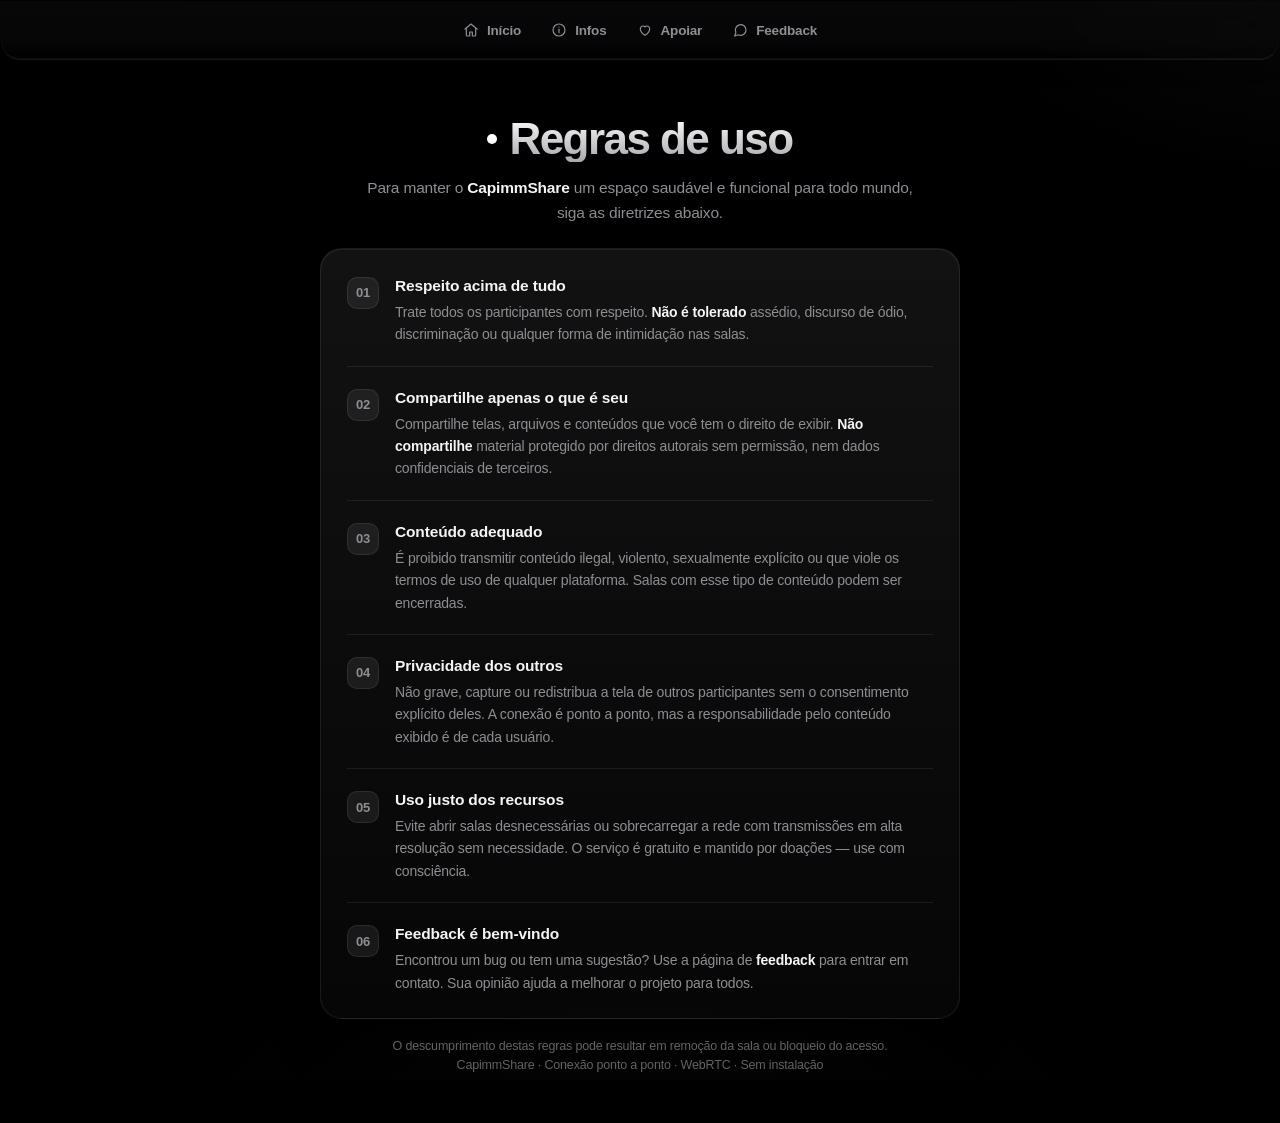
<file: regras.html>
<!DOCTYPE html>
<html lang="pt-BR">
<head>
<meta charset="UTF-8">
<meta name="viewport" content="width=device-width, initial-scale=1.0, viewport-fit=cover">
<title>CapimmShare — Regras de uso</title>
<style>
  *,*::before,*::after{box-sizing:border-box;margin:0;padding:0}
  :root{
    --white:#fff;--text:#f5f5f7;--muted:#8e8e93;--dim:#636366;
    --stroke:rgba(255,255,255,0.08);
    --ease-out:cubic-bezier(0.16,1,0.3,1);
    --ease-apple:cubic-bezier(0.32,0.72,0,1);
    --ease-smooth:cubic-bezier(0.4,0,0.2,1);
  }
  html,body{height:100%}
  body{
    font-family:-apple-system,BlinkMacSystemFont,'SF Pro Display','Inter','Segoe UI',Roboto,sans-serif;
    color:var(--text);background:#000;min-height:100dvh;
    -webkit-font-smoothing:antialiased;-moz-osx-font-smoothing:grayscale;
    letter-spacing:-0.011em;overflow-x:hidden;position:relative;
  }
  body::before{
    content:'';position:fixed;inset:-20%;pointer-events:none;z-index:0;
    background:
      radial-gradient(900px 620px at 18% -12%, rgba(255,255,255,0.09), transparent 62%),
      radial-gradient(760px 540px at 88% 4%, rgba(255,255,255,0.05), transparent 58%),
      radial-gradient(900px 700px at 50% 118%, rgba(255,255,255,0.035), transparent 60%);
    animation:ambient 24s var(--ease-smooth) infinite alternate;
  }
  @keyframes ambient{
    0%{transform:translate3d(0,0,0) scale(1);opacity:1}
    100%{transform:translate3d(0,-2.5%,0) scale(1.05);opacity:.85}
  }
  .page{
    position:relative;z-index:1;min-height:100dvh;
    display:flex;flex-direction:column;align-items:center;
    padding:20px 20px 48px;gap:18px;
    max-width:680px;margin:0 auto;width:100%;
  }
  .page > *{animation:rise .9s var(--ease-out) both}
  .page > *:nth-child(1){animation-delay:.05s}
  .page > *:nth-child(2){animation-delay:.15s}
  .page > *:nth-child(3){animation-delay:.25s}
  @keyframes rise{from{opacity:0;transform:translateY(16px)}to{opacity:1;transform:translateY(0)}}

  .hero{text-align:center;display:flex;flex-direction:column;gap:14px;max-width:560px;margin:0 auto 4px}
  .hero h1{
    font-size:clamp(28px,5vw,44px);font-weight:700;letter-spacing:-0.035em;line-height:1.05;
    display:flex;align-items:center;justify-content:center;gap:12px;
    background:linear-gradient(180deg,#fff 0%,#a8a8ad 100%);
    -webkit-background-clip:text;background-clip:text;-webkit-text-fill-color:transparent;color:transparent;
  }
  .hero h1 .dot{width:10px;height:10px;border-radius:50%;background:var(--white);flex:none;
    animation:glowPulse 2.6s var(--ease-smooth) infinite}
  @keyframes glowPulse{
    0%{box-shadow:0 0 0 0 rgba(255,255,255,0.35)}
    70%{box-shadow:0 0 0 14px rgba(255,255,255,0)}
    100%{box-shadow:0 0 0 0 rgba(255,255,255,0)}
  }
  .hero p{color:var(--muted);font-size:15.5px;line-height:1.6}
  .hero p strong{color:var(--text);font-weight:600}

  .glass-card{
    width:100%;
    background:linear-gradient(180deg, rgba(255,255,255,0.07) 0%, rgba(255,255,255,0.025) 100%);
    border:1px solid var(--stroke);border-radius:22px;
    backdrop-filter:blur(40px) saturate(140%);
    -webkit-backdrop-filter:blur(40px) saturate(140%);
    box-shadow:
      0 1px 0 0 rgba(255,255,255,0.06) inset,
      0 30px 70px -34px rgba(0,0,0,0.95),
      0 10px 30px -18px rgba(0,0,0,0.8);
  }
  .rules-card{padding:28px 26px 24px;display:flex;flex-direction:column;gap:22px}
  .rule-item{
    display:flex;gap:16px;align-items:flex-start;
    padding-bottom:20px;border-bottom:1px solid var(--stroke);
    transition:transform .4s var(--ease-apple);
  }
  .rule-item:last-child{border-bottom:none;padding-bottom:0}
  .rule-item:hover{transform:translateX(4px)}
  .rule-num{
    flex:none;width:32px;height:32px;border-radius:10px;
    background:rgba(255,255,255,0.07);border:1px solid var(--stroke);
    display:flex;align-items:center;justify-content:center;
    font-size:13px;font-weight:700;color:var(--muted);
    transition:background .3s var(--ease-out), color .3s var(--ease-out);
  }
  .rule-item:hover .rule-num{background:rgba(255,255,255,0.12);color:var(--white)}
  .rule-content{display:flex;flex-direction:column;gap:6px}
  .rule-content h3{font-size:15.5px;font-weight:600;letter-spacing:-0.01em}
  .rule-content p{font-size:14px;line-height:1.6;color:var(--muted)}
  .rule-content p strong{color:var(--text);font-weight:600}

  .footer-note{font-size:12.5px;color:var(--dim);text-align:center;line-height:1.5}
</style>
</head>
<body>
  <main class="page">
    <header class="hero">
      <h1><span class="dot"></span>Regras de uso</h1>
      <p>Para manter o <strong>CapimmShare</strong> um espaço saudável e funcional para todo mundo, siga as diretrizes abaixo.</p>
    </header>

    <section class="glass-card rules-card">
      <div class="rule-item">
        <div class="rule-num">01</div>
        <div class="rule-content">
          <h3>Respeito acima de tudo</h3>
          <p>Trate todos os participantes com respeito. <strong>Não é tolerado</strong> assédio, discurso de ódio, discriminação ou qualquer forma de intimidação nas salas.</p>
        </div>
      </div>
      <div class="rule-item">
        <div class="rule-num">02</div>
        <div class="rule-content">
          <h3>Compartilhe apenas o que é seu</h3>
          <p>Compartilhe telas, arquivos e conteúdos que você tem o direito de exibir. <strong>Não compartilhe</strong> material protegido por direitos autorais sem permissão, nem dados confidenciais de terceiros.</p>
        </div>
      </div>
      <div class="rule-item">
        <div class="rule-num">03</div>
        <div class="rule-content">
          <h3>Conteúdo adequado</h3>
          <p>É proibido transmitir conteúdo ilegal, violento, sexualmente explícito ou que viole os termos de uso de qualquer plataforma. Salas com esse tipo de conteúdo podem ser encerradas.</p>
        </div>
      </div>
      <div class="rule-item">
        <div class="rule-num">04</div>
        <div class="rule-content">
          <h3>Privacidade dos outros</h3>
          <p>Não grave, capture ou redistribua a tela de outros participantes sem o consentimento explícito deles. A conexão é ponto a ponto, mas a responsabilidade pelo conteúdo exibido é de cada usuário.</p>
        </div>
      </div>
      <div class="rule-item">
        <div class="rule-num">05</div>
        <div class="rule-content">
          <h3>Uso justo dos recursos</h3>
          <p>Evite abrir salas desnecessárias ou sobrecarregar a rede com transmissões em alta resolução sem necessidade. O serviço é gratuito e mantido por doações — use com consciência.</p>
        </div>
      </div>
      <div class="rule-item">
        <div class="rule-num">06</div>
        <div class="rule-content">
          <h3>Feedback é bem-vindo</h3>
          <p>Encontrou um bug ou tem uma sugestão? Use a página de <strong>feedback</strong> para entrar em contato. Sua opinião ajuda a melhorar o projeto para todos.</p>
        </div>
      </div>
    </section>

    <p class="footer-note">O descumprimento destas regras pode resultar em remoção da sala ou bloqueio do acesso.<br>CapimmShare · Conexão ponto a ponto · WebRTC · Sem instalação</p>
  </main>

  <script src="navbar.js" defer></script>
</body>
</html>
</file>
